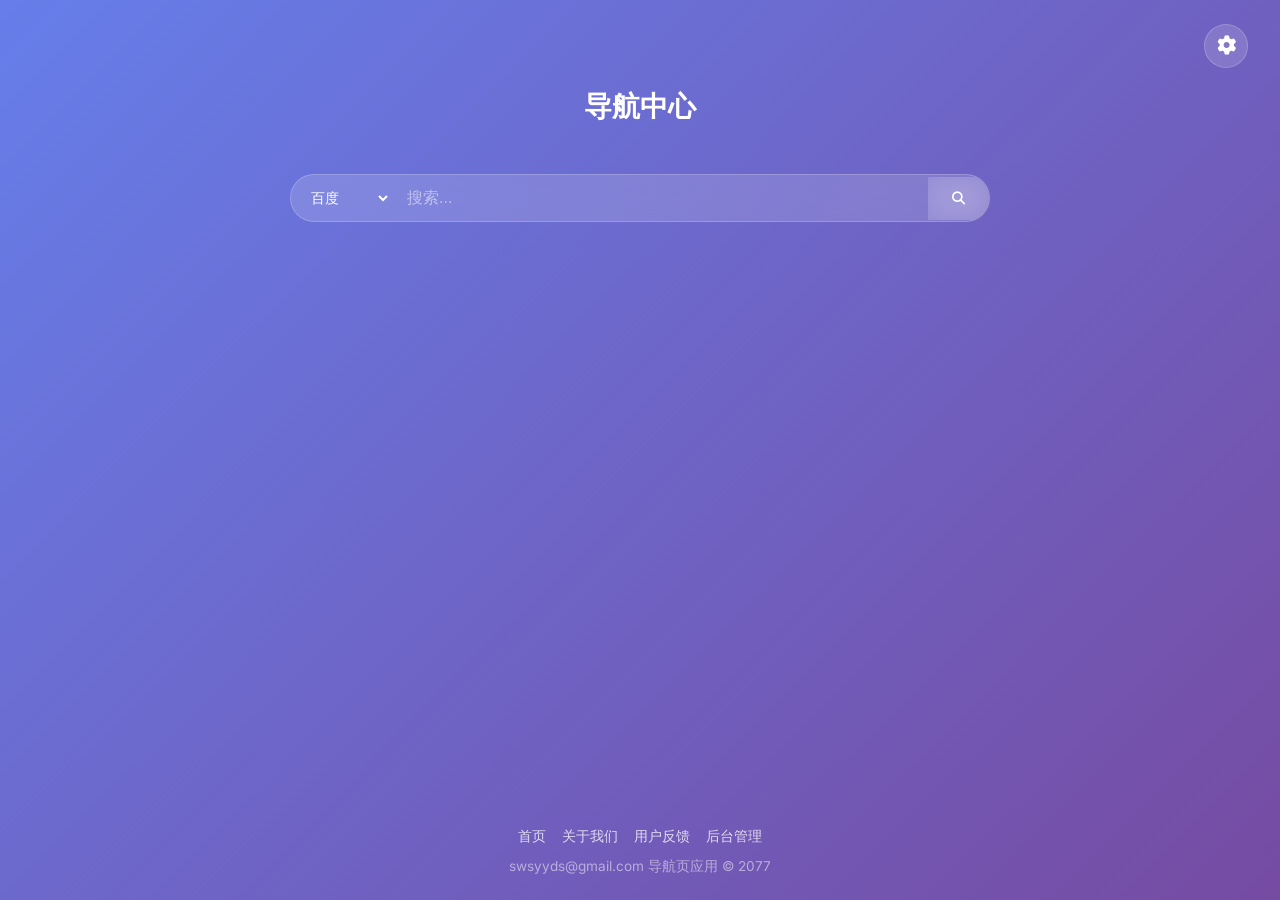
<file: index.html>
<!DOCTYPE html>
<html lang="zh-CN">
<head>
    <meta charset="UTF-8">
    <meta name="viewport" content="width=device-width, initial-scale=1.0">
    <title>导航页</title>
    <link rel="stylesheet" href="style.css">
    <link href="https://fonts.googleapis.com/css2?family=Inter:wght@300;400;500;600;700&display=swap" rel="stylesheet">
    <link rel="stylesheet" href="https://cdnjs.cloudflare.com/ajax/libs/font-awesome/6.4.0/css/all.min.css">
<base target="_blank">
</head>
<body>
    <div id="app">
        <header class="header" id="header">
            <div class="header-content">
                <div class="logo" id="siteLogo">
                    <span>导航中心</span>
                </div>
                <div class="header-actions">
                    <button class="settings-btn" id="adminBtn" title="后台管理">
                        <i class="fas fa-cog"></i>
                    </button>
                </div>
            </div>
        </header>

        <div class="search-section">
            <div class="search-container">
                <select id="searchEngine" class="search-engine-select">
                    <option value="google">Google</option>
                    <option value="baidu" selected>百度</option>
                    <option value="bing">Bing</option>
                    <option value="nav">导航</option>
                </select>
                <div class="search-input-wrapper">
                    <input
                        type="text"
                        id="searchInput"
                        placeholder="搜索..."
                        class="search-input"
                    >
                    <button class="search-clear" id="searchClear" style="display: none;">
                        ×
                    </button>
                </div>
                <button class="search-btn" id="searchBtn">
                    <i class="fas fa-search"></i>
                </button>
            </div>
        </div>

        <main class="main-content">
            <div id="categoriesContainer" class="categories-container"></div>
        </main>

        <footer class="footer">
            <nav class="footer-links" aria-label="底部导航">
                <a href="index.html">首页</a>
                <a href="about.html">关于我们</a>
                <a href="feedback.html">用户反馈</a>
                <a href="javascript:void(0)" onclick="goAdmin()">后台管理</a>
            </nav>
            <p>swsyyds@gmail.com 导航页应用 © 2077</p>
        </footer>
    </div>

    <div id="confirmModal" class="modal-overlay">
        <div class="modal-content small-modal">
            <div class="modal-header">
                <h2>确认删除</h2>
                <button class="modal-close" id="confirmModalClose">
                    ×
                </button>
            </div>
            <div class="modal-body">
                <p id="confirmMessage">确定要删除吗？</p>
            </div>
            <div class="modal-footer">
                <button class="btn btn-secondary" id="confirmCancel">取消</button>
                <button class="btn btn-danger" id="confirmDelete">删除</button>
            </div>
        </div>
    </div>

    <div id="loadingOverlay" class="loading-overlay">
        <div class="loading-spinner">
            <div class="spinner"></div>
            <p>加载中...</p>
        </div>
    </div>

    <script src="app.js"></script>

<script>
function goAdmin() {
    const user = JSON.parse(localStorage.getItem('currentUser') || '{}');
    if (user && user.expiresAt && Date.now() < user.expiresAt) {
        window.location.href = 'admin.html';
    } else {
        window.location.href = 'login.html';
    }
}
document.getElementById('adminBtn').addEventListener('click', goAdmin);
</script>
</body>
</html>
</file>
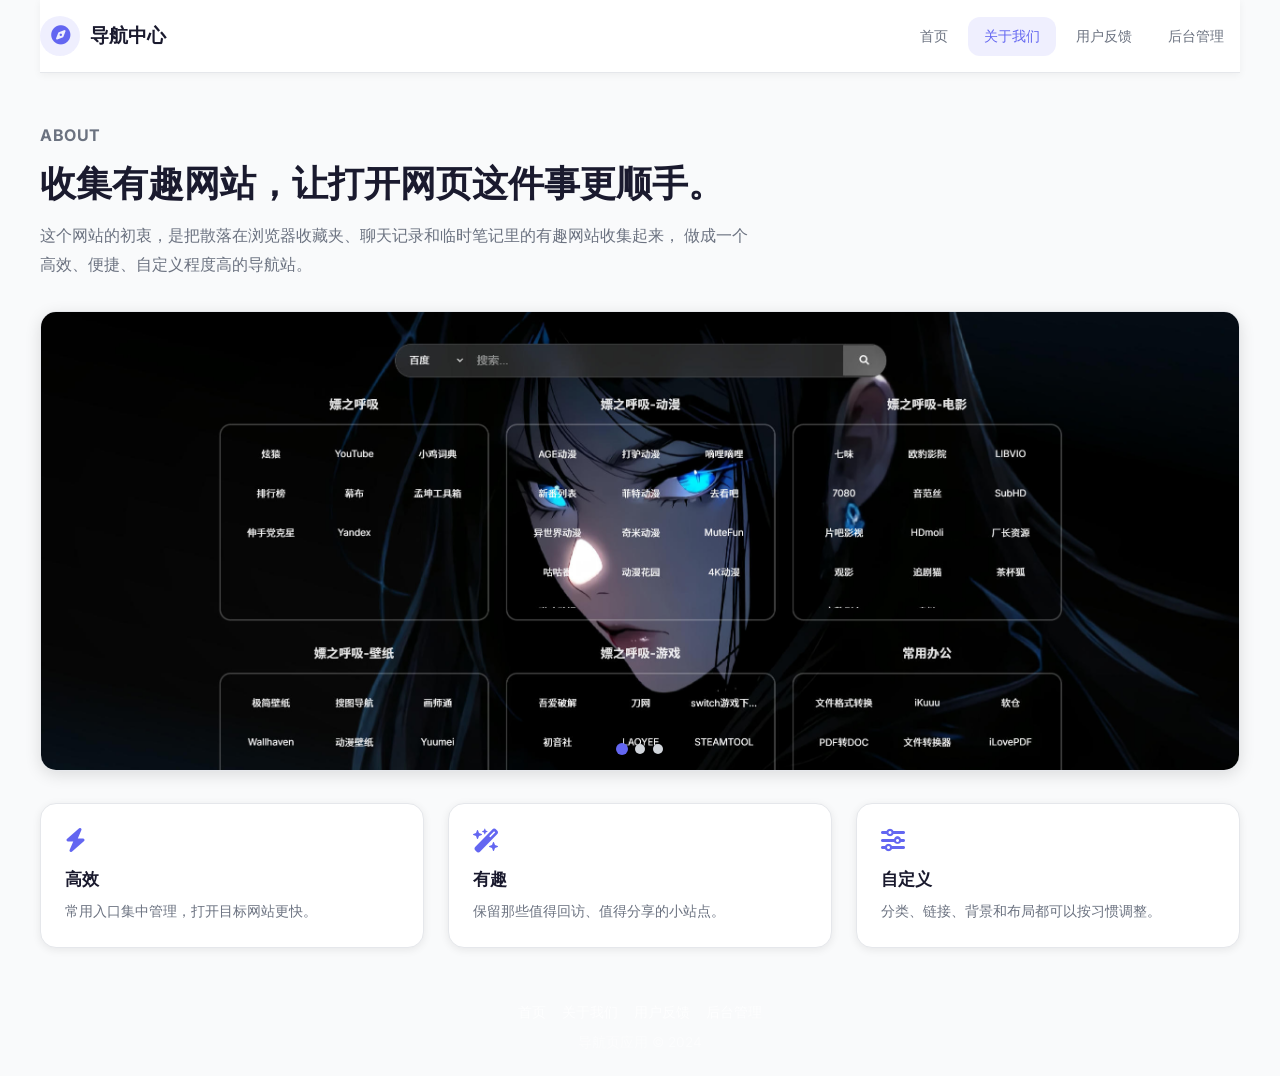
<file: about.html>
<!DOCTYPE html>
<html lang="zh-CN">
<head>
    <meta charset="UTF-8">
    <meta name="viewport" content="width=device-width, initial-scale=1.0">
    <title>关于我们 - 导航页</title>
    <link rel="stylesheet" href="style.css">
    <link href="https://fonts.googleapis.com/css2?family=Inter:wght@300;400;500;600;700&display=swap" rel="stylesheet">
    <link rel="stylesheet" href="https://cdnjs.cloudflare.com/ajax/libs/font-awesome/6.4.0/css/all.min.css">
<base target="_blank">
</head>
<body class="static-page">
    <div class="static-shell">
        <header class="static-header">
            <a href="index.html" class="static-brand">
                <i class="fas fa-compass"></i>
                <span>导航中心</span>
            </a>
            <nav class="static-nav" aria-label="主导航">
                <a href="index.html">首页</a>
                <a href="about.html" class="active">关于我们</a>
                <a href="feedback.html">用户反馈</a>
                <a href="javascript:void(0)" onclick="goAdmin()">后台管理</a>
            </nav>
        </header>

        <main class="static-main about-main">
            <section class="about-intro">
                <div>
                    <p class="static-eyebrow">About</p>
                    <h1>收集有趣网站，让打开网页这件事更顺手。</h1>
                    <p>
                        这个网站的初衷，是把散落在浏览器收藏夹、聊天记录和临时笔记里的有趣网站收集起来，
                        做成一个高效、便捷、自定义程度高的导航站。
                    </p>
                </div>
            </section>

            <section class="photo-carousel" aria-label="照片轮播">
                <img src="1.jpg" alt="关于我们照片 1" class="carousel-photo active">
                <img src="2.jpg" alt="关于我们照片 2" class="carousel-photo">
                <img src="3.jpg" alt="关于我们照片 3" class="carousel-photo">
                <div class="carousel-dots" aria-hidden="true">
                    <span class="active"></span>
                    <span></span>
                    <span></span>
                </div>
            </section>

            <section class="about-values">
                <div>
                    <i class="fas fa-bolt"></i>
                    <h2>高效</h2>
                    <p>常用入口集中管理，打开目标网站更快。</p>
                </div>
                <div>
                    <i class="fas fa-wand-magic-sparkles"></i>
                    <h2>有趣</h2>
                    <p>保留那些值得回访、值得分享的小站点。</p>
                </div>
                <div>
                    <i class="fas fa-sliders"></i>
                    <h2>自定义</h2>
                    <p>分类、链接、背景和布局都可以按习惯调整。</p>
                </div>
            </section>
        </main>

        <footer class="footer">
            <nav class="footer-links" aria-label="底部导航">
                <a href="index.html">首页</a>
                <a href="about.html">关于我们</a>
                <a href="feedback.html">用户反馈</a>
                <a href="javascript:void(0)" onclick="goAdmin()">后台管理</a>
            </nav>
            <p>导航页应用 © 2024</p>
        </footer>
    </div>

    <script>
        const photos = document.querySelectorAll('.carousel-photo');
        const dots = document.querySelectorAll('.carousel-dots span');
        let photoIndex = 0;

        setInterval(function() {
            photos[photoIndex].classList.remove('active');
            dots[photoIndex].classList.remove('active');
            photoIndex = (photoIndex + 1) % photos.length;
            photos[photoIndex].classList.add('active');
            dots[photoIndex].classList.add('active');
        }, 3000);
    </script>

<script>
function goAdmin() {
    const user = JSON.parse(localStorage.getItem('currentUser') || '{}');
    if (user && user.expiresAt && Date.now() < user.expiresAt) {
        window.location.href = 'admin.html';
    } else {
        window.location.href = 'login.html';
    }
}
</script>
</body>
</html>
</file>
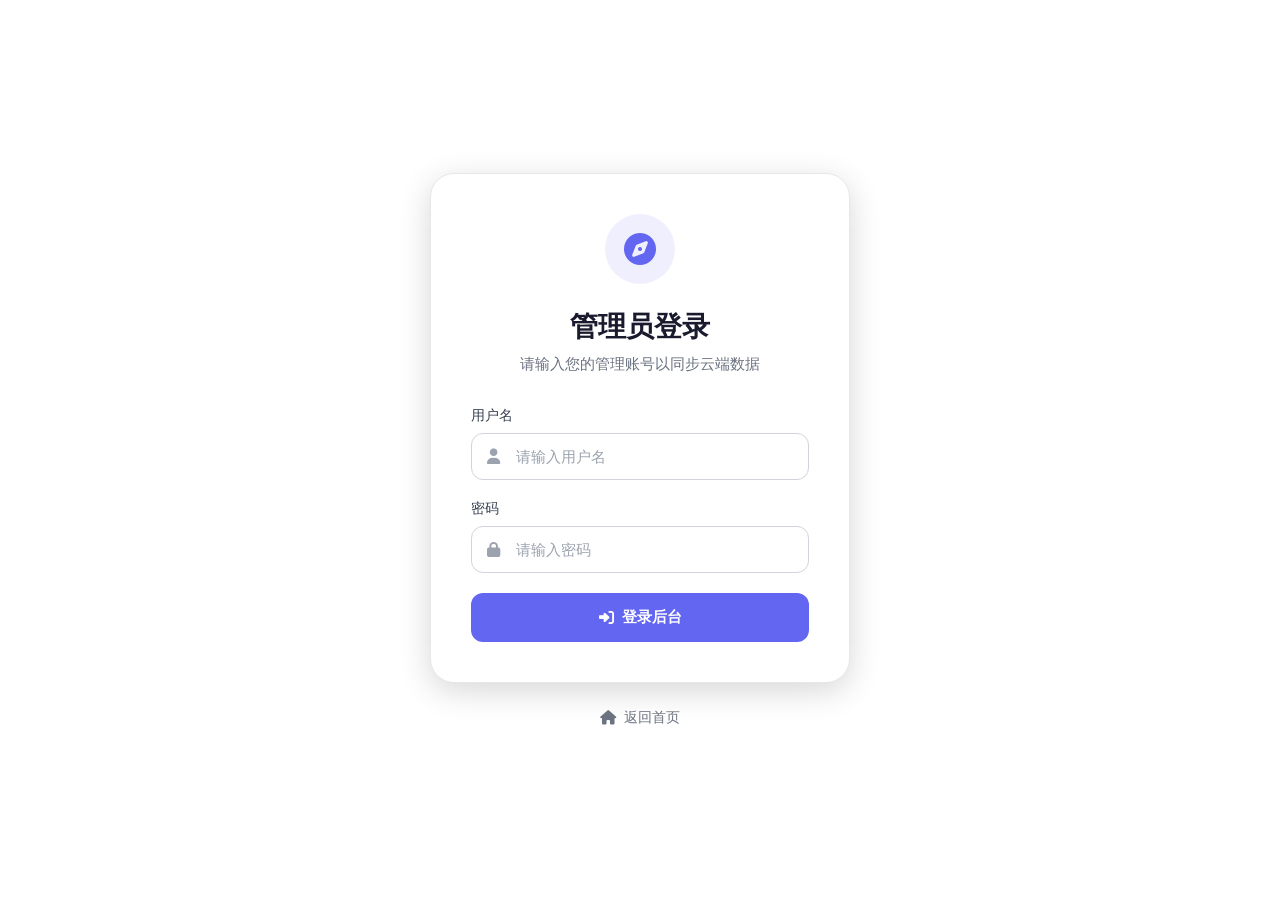
<file: admin.html>
<!DOCTYPE html>
<html lang="zh-CN">
<head>
    <meta charset="UTF-8">
    <meta name="viewport" content="width=device-width, initial-scale=1.0">
    <title>后台管理 - 导航页</title>
    <link rel="stylesheet" href="style.css">
    <link href="https://fonts.googleapis.com/css2?family=Inter:wght@300;400;500;600;700&display=swap" rel="stylesheet">
    <link rel="stylesheet" href="https://cdnjs.cloudflare.com/ajax/libs/font-awesome/6.4.0/css/all.min.css">
</head>
<body class="admin-page">
    <header class="admin-header">
        <div class="admin-header-content">
            <div class="logo"><span>导航页管理</span></div>
            <nav class="admin-top-nav">
                <button class="nav-item active" data-section="categories"><i class="fas fa-folder"></i> 分类管理</button>
                <button class="nav-item" data-section="links"><i class="fas fa-link"></i> 链接管理</button>
                <button class="nav-item" data-section="settings"><i class="fas fa-cog"></i> 个性化设置</button>
            </nav>
            <div class="header-actions">
                <button class="btn btn-secondary" onclick="window.open('index.html')"><i class="fas fa-eye"></i> 预览前台</button>
                <button class="btn btn-primary" onclick="location.href='index.html'"><i class="fas fa-home"></i> 返回首页</button>
                <button class="btn btn-danger" id="logoutBtn"><i class="fas fa-sign-out-alt"></i> 退出</button>
            </div>
        </div>
    </header>

    <main class="admin-main">
        <!-- 快捷添加 -->
        <div class="quick-add-section">
            <div class="quick-add-container">
                <div class="quick-add-form">
                    <div class="form-row">
                        <div class="form-group flex-1"><label>网站名称</label><input type="text" id="quickName" placeholder="名称"></div>
                        <div class="form-group flex-1"><label>网站地址</label><input type="url" id="quickUrl" placeholder="https://..."></div>
                        <div class="form-group"><label>所属分类</label><select id="quickCategory"></select></div>
                        <button class="btn btn-primary quick-add-btn" id="quickAddBtn"><i class="fas fa-plus"></i> 快速添加</button>
                    </div>
                </div>
            </div>
        </div>

        <div class="admin-content">
            <div class="admin-panel">
                <!-- 分类管理 -->
                <section id="categoriesSection" class="panel-section">
                    <div class="panel-header">
                        <div class="panel-title"><h2>分类管理</h2><p>按住左侧图标上下拖拽调整显示顺序</p></div>
                        <button class="btn btn-primary" id="addCategoryBtn"><i class="fas fa-plus"></i> 添加分类</button>
                    </div>
                    <div id="categoriesList" class="list-container sortable"></div>
                </section>

                <!-- 链接管理 -->
                <section id="linksSection" class="panel-section" style="display: none;">
                    <div class="panel-header">
                        <div class="panel-title"><h2>链接管理</h2></div>
                        <div class="integrated-search">
                            <select id="linkFilterCategory"><option value="">全部分类</option></select>
                            <input type="text" id="linkSearch" placeholder="搜索链接...">
                        </div>
                    </div>
                    <div id="linksList" class="list-container"></div>
                </section>

                <!-- 个性化设置 -->
                <section id="settingsSection" class="panel-section" style="display: none;">
                    <div class="settings-grid">
                        <div class="setting-card">
                            <h3>站点设置</h3>
                            <div class="form-group"><label>导航标题</label><input type="text" id="siteTitle"></div>
                        </div>
                        <div class="setting-card">
                            <h3>自定义背景</h3>
                            <div class="form-group"><label>背景图URL</label><input type="text" id="bgImageUrl" placeholder="在线图片链接"></div>
                            <div class="form-group">
                                <label>或本地上传</label>
                                <input type="file" id="localBgImage" accept="image/*" style="display:none">
                                <button class="btn btn-secondary w-full" onclick="document.getElementById('localBgImage').click()">选择文件</button>
                            </div>
                            <div id="bgPreviewContainer" class="bg-preview-container"></div>
                            <div class="bg-actions">
                                <button class="btn btn-primary" id="applyBgBtn">应用背景</button>
                                <button class="btn btn-danger" id="clearBgBtn">清除</button>
                            </div>
                        </div>
                    </div>
                    <div class="settings-actions">
                        <button class="btn btn-primary" id="saveSettingsBtn">保存全局设置</button>
                    </div>
                </section>
            </div>
        </div>
    </main>

    <!-- 分类弹窗 -->
    <div id="categoryModal" class="modal-overlay">
        <div class="modal-content small-modal">
            <div class="modal-header"><h2 id="categoryModalTitle">分类</h2><button class="modal-close">×</button></div>
            <div class="modal-body">
                <div class="form-group"><label>分类名称</label><input type="text" id="categoryName"></div>
            </div>
            <div class="modal-footer">
                <button class="btn btn-secondary modal-close">取消</button>
                <button class="btn btn-primary" id="categoryModalSave">保存</button>
            </div>
        </div>
    </div>

    <!-- 链接弹窗 -->
    <div id="linkModal" class="modal-overlay">
        <div class="modal-content small-modal">
            <div class="modal-header"><h2 id="linkModalTitle">编辑链接</h2><button class="modal-close">×</button></div>
            <div class="modal-body">
                <div class="form-group"><label>名称</label><input type="text" id="linkName"></div>
                <div class="form-group"><label>网址</label><input type="url" id="linkUrl"></div>
                <div class="form-group"><label>分类</label><select id="linkCategory"></select></div>
            </div>
            <div class="modal-footer">
                <button class="btn btn-secondary modal-close">取消</button>
                <button class="btn btn-primary" id="linkModalSave">保存</button>
            </div>
        </div>
    </div>

    <script src="admin.js"></script>
</body>
</html>
</file>
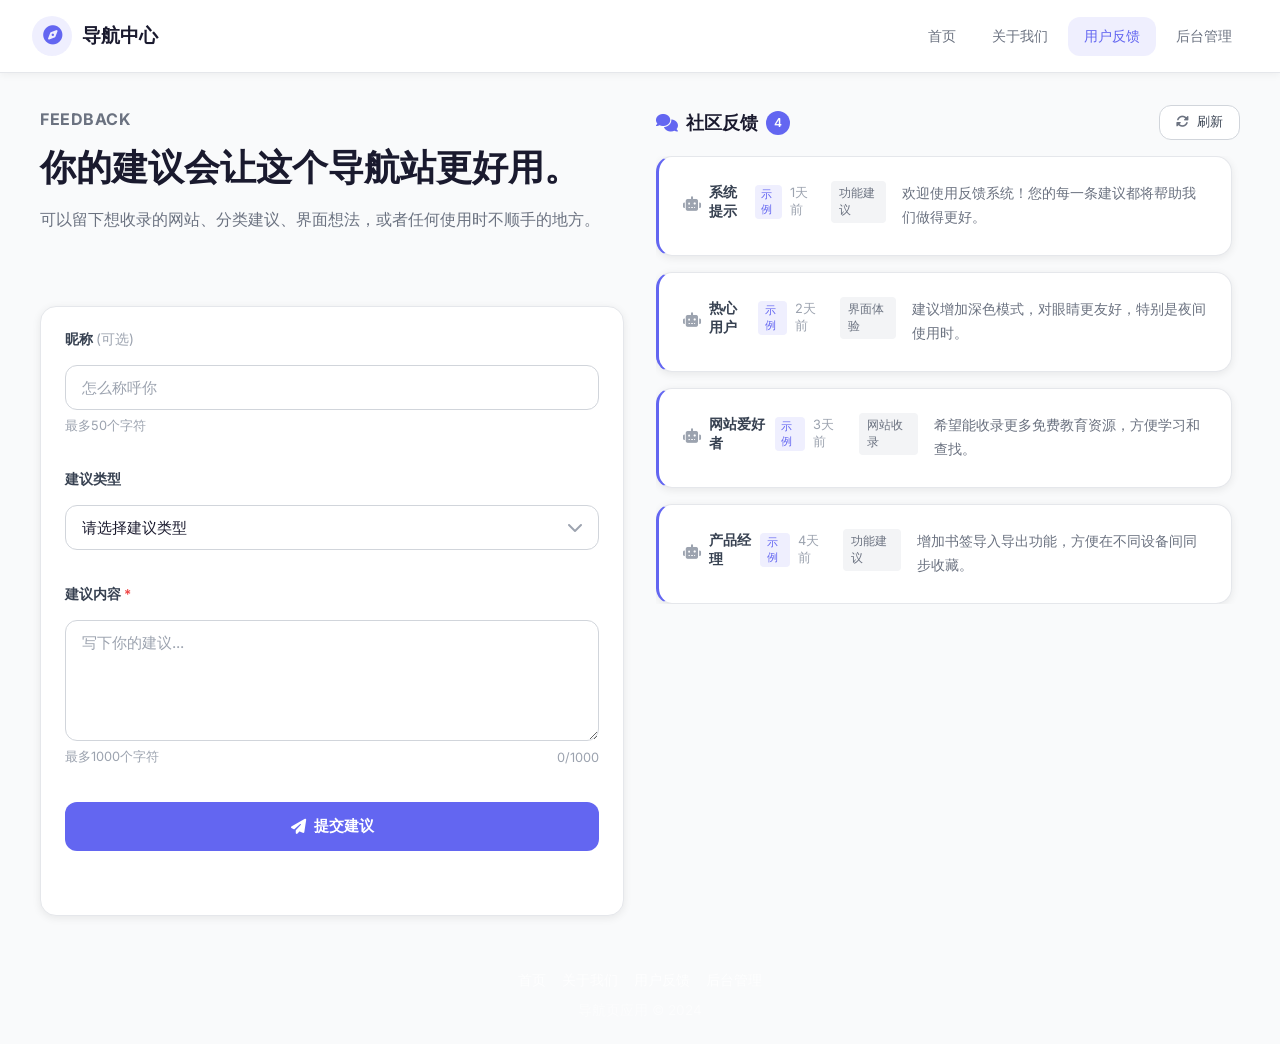
<file: feedback.html>
<!DOCTYPE html>
<html lang="zh-CN">
<head>
    <meta charset="UTF-8">
    <meta name="viewport" content="width=device-width, initial-scale=1.0">
    <title>用户反馈 - 导航页</title>
    <link rel="stylesheet" href="style.css">
    <link href="https://fonts.googleapis.com/css2?family=Inter:wght@300;400;500;600;700&display=swap" rel="stylesheet">
    <link rel="stylesheet" href="https://cdnjs.cloudflare.com/ajax/libs/font-awesome/6.4.0/css/all.min.css">
<base target="_blank">
</head>
<body class="static-page">
    <header class="static-header-full">
        <div class="header-container">
            <a href="index.html" class="static-brand">
                <i class="fas fa-compass"></i>
                <span>导航中心</span>
            </a>
            <nav class="static-nav" aria-label="主导航">
                <a href="index.html">首页</a>
                <a href="about.html">关于我们</a>
                <a href="feedback.html" class="active" aria-current="page">用户反馈</a>
                <a href="javascript:void(0)" onclick="goAdmin()">后台管理</a>
            </nav>
            <button class="mobile-menu-toggle" id="mobileMenuToggle" aria-label="菜单" aria-expanded="false">
                <i class="fas fa-bars"></i>
            </button>
        </div>
    </header>

    <main class="static-main feedback-main">
        <div class="feedback-layout">
            <section class="feedback-left">
                <div class="feedback-heading">
                    <p class="static-eyebrow">Feedback</p>
                    <h1>你的建议会让这个导航站更好用。</h1>
                    <p>可以留下想收录的网站、分类建议、界面想法，或者任何使用时不顺手的地方。</p>
                </div>

                <section class="feedback-form-section" aria-labelledby="form-title">
                    <h2 id="form-title" class="visually-hidden">提交反馈表单</h2>
                    <form class="feedback-form" id="feedbackForm" novalidate>
                        <div class="form-group">
                            <label for="feedbackName">昵称 <span class="optional">(可选)</span></label>
                            <input type="text" id="feedbackName" placeholder="怎么称呼你" maxlength="50" aria-describedby="nameHelp">
                            <span id="nameHelp" class="form-help">最多50个字符</span>
                            <span class="error-message" id="nameError" role="alert" aria-live="polite"></span>
                        </div>
                        <div class="form-group">
                            <label for="feedbackType">建议类型</label>
                            <div class="select-wrapper">
                                <select id="feedbackType" required aria-required="true">
                                    <option value="">请选择建议类型</option>
                                    <option value="网站收录">网站收录</option>
                                    <option value="分类优化">分类优化</option>
                                    <option value="界面体验">界面体验</option>
                                    <option value="功能建议">功能建议</option>
                                    <option value="其他想法">其他想法</option>
                                </select>
                                <i class="fas fa-chevron-down select-arrow"></i>
                            </div>
                            <span class="error-message" id="typeError" role="alert" aria-live="polite"></span>
                        </div>
                        <div class="form-group">
                            <label for="feedbackText">建议内容 <span class="required">*</span></label>
                            <textarea id="feedbackText" rows="5" placeholder="写下你的建议..." required aria-required="true" maxlength="1000" aria-describedby="contentHelp contentCount"></textarea>
                            <div class="textarea-footer">
                                <span id="contentHelp" class="form-help">最多1000个字符</span>
                                <span id="contentCount" class="char-count"><span id="currentCount">0</span>/1000</span>
                            </div>
                            <span class="error-message" id="contentError" role="alert" aria-live="polite"></span>
                        </div>
                        <button type="submit" class="btn btn-primary" id="submitBtn">
                            <i class="fas fa-paper-plane"></i>
                            <span>提交建议</span>
                            <span class="loading-spinner" aria-hidden="true">
                                <i class="fas fa-spinner fa-spin"></i>
                            </span>
                        </button>
                    </form>
                    <div class="feedback-result" id="feedbackResult" role="status" aria-live="polite"></div>
                </section>
            </section>

            <section class="feedback-right" aria-labelledby="feedback-list-title">
                <div class="feedback-list-header">
                    <h2 id="feedback-list-title">
                        <i class="fas fa-comments"></i>
                        社区反馈
                        <span class="feedback-count" id="feedbackCount">0</span>
                    </h2>
                    <button class="btn btn-sm btn-secondary" id="refreshBtn" aria-label="刷新列表">
                        <i class="fas fa-sync-alt"></i>
                        <span>刷新</span>
                    </button>
                </div>
                <div class="suggestion-list" id="suggestionList" role="feed" aria-busy="false">
                </div>
            </section>
        </div>
    </main>

    <footer class="footer">
        <nav class="footer-links" aria-label="底部导航">
            <a href="index.html">首页</a>
            <a href="about.html">关于我们</a>
            <a href="feedback.html">用户反馈</a>
            <a href="javascript:void(0)" onclick="goAdmin()">后台管理</a>
        </nav>
        <p>导航页应用 © 2024</p>
    </footer>

    <script>
        document.addEventListener('DOMContentLoaded', function() {
            const defaultSuggestions = [
                { id: 'sys-1', name: '系统提示', type: '功能建议', content: '欢迎使用反馈系统！您的每一条建议都将帮助我们做得更好。', createdAt: Date.now() - 86400000, isSystem: true },
                { id: 'sys-2', name: '热心用户', type: '界面体验', content: '建议增加深色模式，对眼睛更友好，特别是夜间使用时。', createdAt: Date.now() - 172800000, isSystem: true },
                { id: 'sys-3', name: '网站爱好者', type: '网站收录', content: '希望能收录更多免费教育资源，方便学习和查找。', createdAt: Date.now() - 259200000, isSystem: true },
                { id: 'sys-4', name: '产品经理', type: '功能建议', content: '增加书签导入导出功能，方便在不同设备间同步收藏。', createdAt: Date.now() - 345600000, isSystem: true }
            ];

            function getFeedback() {
                const stored = localStorage.getItem('nav_feedback');
                const userFeedback = stored ? JSON.parse(stored) : [];
                return [...userFeedback, ...defaultSuggestions];
            }

            function saveUserFeedback(feedback) {
                localStorage.setItem('nav_feedback', JSON.stringify(feedback));
            }

            function formatTime(timestamp) {
                const now = Date.now();
                const diff = now - timestamp;
                const seconds = Math.floor(diff / 1000);
                const minutes = Math.floor(seconds / 60);
                const hours = Math.floor(minutes / 60);
                const days = Math.floor(hours / 24);

                if (days > 0) return days + '天前';
                if (hours > 0) return hours + '小时前';
                if (minutes > 0) return minutes + '分钟前';
                return '刚刚';
            }

            function renderFeedback() {
                const container = document.getElementById('suggestionList');
                const feedback = getFeedback();
                const count = document.getElementById('feedbackCount');
                count.textContent = feedback.length;

                if (feedback.length === 0) {
                    container.innerHTML = '<div class="empty-state"><i class="fas fa-inbox"></i><p>暂无反馈，快来发表第一条建议吧！</p></div>';
                    return;
                }

                container.innerHTML = feedback.map(item => `
                    <article class="suggestion-item ${item.isSystem ? 'system-item' : ''}" role="article">
                        <div class="suggestion-header">
                            <div class="suggestion-author">
                                <i class="fas ${item.isSystem ? 'fa-robot' : 'fa-user'}"></i>
                                <span class="author-name">${item.name}</span>
                                ${item.isSystem ? '<span class="system-badge">示例</span>' : ''}
                            </div>
                            <span class="suggestion-time">${formatTime(item.createdAt)}</span>
                        </div>
                        <span class="suggestion-type">${item.type}</span>
                        <p class="suggestion-content">${item.content}</p>
                    </article>
                `).join('');

                container.setAttribute('aria-busy', 'false');
            }

            function validateForm() {
                let isValid = true;
                clearErrors();

                const name = document.getElementById('feedbackName');
                const type = document.getElementById('feedbackType');
                const content = document.getElementById('feedbackText');

                if (name.value.length > 50) {
                    showError('nameError', '昵称不能超过50个字符');
                    isValid = false;
                }

                if (!type.value) {
                    showError('typeError', '请选择建议类型');
                    isValid = false;
                }

                if (!content.value.trim()) {
                    showError('contentError', '请输入建议内容');
                    isValid = false;
                } else if (content.value.trim().length < 10) {
                    showError('contentError', '建议内容至少需要10个字符');
                    isValid = false;
                } else if (content.value.length > 1000) {
                    showError('contentError', '建议内容不能超过1000个字符');
                    isValid = false;
                }

                return isValid;
            }

            function showError(elementId, message) {
                const element = document.getElementById(elementId);
                if (element) {
                    element.textContent = message;
                    element.classList.add('show');
                }
            }

            function clearErrors() {
                document.querySelectorAll('.error-message').forEach(el => {
                    el.textContent = '';
                    el.classList.remove('show');
                });
            }

            function showResult(message, isSuccess = true) {
                const result = document.getElementById('feedbackResult');
                result.innerHTML = `
                    <div class="result-content ${isSuccess ? 'success' : 'error'}">
                        <i class="fas ${isSuccess ? 'fa-check-circle' : 'fa-exclamation-circle'}"></i>
                        <span>${message}</span>
                    </div>
                `;
                result.classList.add('show');

                if (isSuccess) {
                    setTimeout(() => {
                        result.classList.remove('show');
                    }, 3000);
                }
            }

            const form = document.getElementById('feedbackForm');
            const submitBtn = document.getElementById('submitBtn');
            const contentTextarea = document.getElementById('feedbackText');
            const currentCount = document.getElementById('currentCount');

            contentTextarea.addEventListener('input', function() {
                currentCount.textContent = this.value.length;
                if (this.value.length > 900) {
                    currentCount.parentElement.classList.add('warning');
                } else {
                    currentCount.parentElement.classList.remove('warning');
                }
            });

            form.addEventListener('submit', async function(event) {
                event.preventDefault();

                if (!validateForm()) {
                    showResult('请检查表单填写是否正确', false);
                    return;
                }

                submitBtn.disabled = true;
                submitBtn.classList.add('loading');

                await new Promise(resolve => setTimeout(resolve, 500));

                try {
                    const name = document.getElementById('feedbackName').value.trim() || '匿名用户';
                    const type = document.getElementById('feedbackType').value;
                    const content = document.getElementById('feedbackText').value.trim();

                    const existingFeedback = localStorage.getItem('nav_feedback');
                    const feedback = existingFeedback ? JSON.parse(existingFeedback) : [];

                    const newFeedback = {
                        id: Date.now().toString(),
                        name: name,
                        type: type,
                        content: content,
                        createdAt: Date.now()
                    };

                    feedback.unshift(newFeedback);
                    localStorage.setItem('nav_feedback', JSON.stringify(feedback));

                    renderFeedback();
                    form.reset();
                    currentCount.textContent = '0';
                    showResult('感谢您的反馈！您的建议已成功提交。', true);

                } catch (error) {
                    console.error('提交失败:', error);
                    showResult('提交失败，请稍后重试。', false);
                } finally {
                    submitBtn.disabled = false;
                    submitBtn.classList.remove('loading');
                }
            });

            document.getElementById('refreshBtn').addEventListener('click', function() {
                const icon = this.querySelector('i');
                icon.classList.add('fa-spin');
                document.getElementById('suggestionList').setAttribute('aria-busy', 'true');

                setTimeout(() => {
                    renderFeedback();
                    icon.classList.remove('fa-spin');
                }, 300);
            });

            const mobileToggle = document.getElementById('mobileMenuToggle');
            const staticNav = document.querySelector('.static-nav');

            if (mobileToggle) {
                mobileToggle.addEventListener('click', function() {
                    const isExpanded = this.getAttribute('aria-expanded') === 'true';
                    this.setAttribute('aria-expanded', !isExpanded);
                    staticNav.classList.toggle('mobile-open');
                    this.querySelector('i').className = isExpanded ? 'fas fa-bars' : 'fas fa-times';
                });
            }

            renderFeedback();
        });
    </script>

<script>
function goAdmin() {
    const user = JSON.parse(localStorage.getItem('currentUser') || '{}');
    if (user && user.expiresAt && Date.now() < user.expiresAt) {
        window.location.href = 'admin.html';
    } else {
        window.location.href = 'login.html';
    }
}
</script>
</body>
</html>
</file>
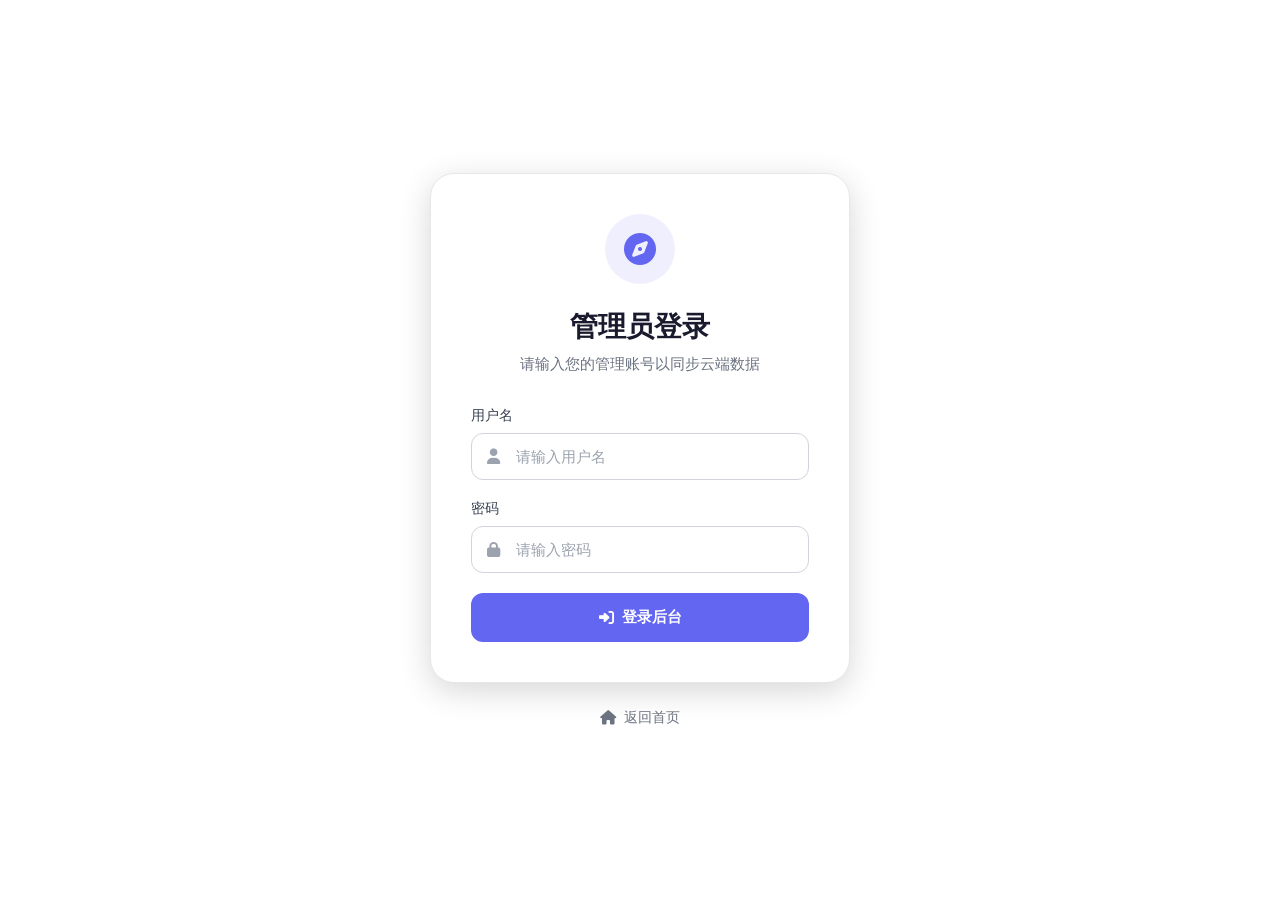
<file: login.html>
<!DOCTYPE html>
<html lang="zh-CN">
<head>
    <meta charset="UTF-8">
    <meta name="viewport" content="width=device-width, initial-scale=1.0">
    <title>登录 - 导航页管理</title>
    <link rel="stylesheet" href="style.css">
    <link href="https://fonts.googleapis.com/css2?family=Inter:wght@300;400;500;600;700&display=swap" rel="stylesheet">
    <link rel="stylesheet" href="https://cdnjs.cloudflare.com/ajax/libs/font-awesome/6.4.0/css/all.min.css">
</head>
<body>
    <div class="auth-page">
        <div class="auth-container">
            <div class="auth-card">
                <div class="auth-header">
                    <div class="auth-logo"><i class="fas fa-compass"></i></div>
                    <h1>管理员登录</h1>
                    <p>请输入您的管理账号以同步云端数据</p>
                </div>
                <form class="auth-form" id="loginForm">
                    <div class="form-group">
                        <label>用户名</label>
                        <div class="input-wrapper">
                            <i class="fas fa-user"></i>
                            <input type="text" id="username" placeholder="请输入用户名" required>
                        </div>
                    </div>
                    <div class="form-group">
                        <label>密码</label>
                        <div class="input-wrapper">
                            <i class="fas fa-lock"></i>
                            <input type="password" id="password" placeholder="请输入密码" required>
                        </div>
                    </div>
                    <button type="submit" class="btn btn-primary w-full">
                        <i class="fas fa-sign-in-alt"></i> 登录后台
                    </button>
                </form>
            </div>
            <div class="auth-links">
                <a href="index.html" class="back-link"><i class="fas fa-home"></i> 返回首页</a>
            </div>
        </div>
    </div>
    <script>
        document.getElementById('loginForm').addEventListener('submit', function(e) {
            e.preventDefault();
            const u = document.getElementById('username').value.trim();
            const p = document.getElementById('password').value;
            // 校验账号密码
            if (u === "admin" && p === "123..sws..716") {
                localStorage.setItem('currentUser', JSON.stringify({
                    username: u,
                    password: p,
                    expiresAt: Date.now() + 30 * 24 * 60 * 60 * 1000 // 30天免登
                }));
                window.location.href = 'admin.html';
            } else {
                alert('账号或密码错误！');
            }
        });
    </script>
</body>
</html>
</file>
<file: style.css>
/* 基础样式重置 */
* {
    margin: 0;
    padding: 0;
    box-sizing: border-box;
}

/* CSS变量定义 */
:root {
    --primary-color: #6366f1;
    --primary-hover: #4f46e5;
    --secondary-color: #64748b;
    --success-color: #10b981;
    --danger-color: #ef4444;
    --warning-color: #f59e0b;
    
    --bg-gradient-1: linear-gradient(135deg, #667eea 0%, #764ba2 100%);
    --bg-gradient-2: linear-gradient(135deg, #f093fb 0%, #f5576c 100%);
    --bg-gradient-3: linear-gradient(135deg, #4facfe 0%, #00f2fe 100%);
    --bg-solid: #1e1e2e;
    
    --font-size-small: 0.9rem;
    --font-size-medium: 1rem;
    --font-size-large: 1.1rem;
    
    --transition-fast: 0.15s ease;
    --transition-normal: 0.3s ease;
    --transition-slow: 0.5s ease;
    
    --shadow-sm: 0 2px 8px rgba(0, 0, 0, 0.08);
    --shadow-md: 0 4px 16px rgba(0, 0, 0, 0.12);
    --shadow-lg: 0 8px 32px rgba(0, 0, 0, 0.16);
    --shadow-glow: 0 0 20px rgba(99, 102, 241, 0.3);
    
    --radius-sm: 8px;
    --radius-md: 12px;
    --radius-lg: 16px;
    --radius-xl: 24px;
}

/* 背景样式类 */
.bg-gradient1 { background: var(--bg-gradient-1); }
.bg-gradient2 { background: var(--bg-gradient-2); }
.bg-gradient3 { background: var(--bg-gradient-3); }
.bg-solid { background: var(--bg-solid); }
.bg-custom { 
    background-size: cover;
    background-position: center;
    background-repeat: no-repeat;
}

/* 字体大小类 */
.font-small { font-size: var(--font-size-small); }
.font-medium { font-size: var(--font-size-medium); }
.font-large { font-size: var(--font-size-large); }

/* 布局样式类 */
.layout-grid { display: grid; }
.layout-list { display: flex; flex-direction: column; }

/* 基础布局 */
html {
    scroll-behavior: smooth;
}

body {
    font-family: 'Inter', -apple-system, BlinkMacSystemFont, 'Segoe UI', Roboto, sans-serif;
    min-height: 100vh;
    background: var(--bg-gradient-1);
    color: #ffffff;
    font-size: var(--font-size-medium);
    transition: background var(--transition-normal), font-size var(--transition-fast);
    background-attachment: fixed;
    overflow-x: hidden;
}

#app {
    min-height: 100vh;
    display: flex;
    flex-direction: column;
    padding-top: 8vh;
}

/* 头部样式 */
.header {
    position: static;
    background: transparent;
    border-bottom: none;
    transition: all var(--transition-normal);
}

.header-content {
    max-width: 1200px;
    margin: 0 auto;
    padding: 1rem 2rem;
    display: flex;
    justify-content: space-between;
    align-items: center;
}

.header-actions {
    display: flex;
    align-items: center;
    gap: 0.75rem;
    animation: fadeInRight 0.5s ease;
}

body:not(.admin-page) .header-actions {
    position: fixed;
    top: 1.5rem;
    right: 2rem;
    z-index: 100;
}

.login-btn {
    display: flex;
    align-items: center;
    justify-content: center;
    width: 44px;
    height: 44px;
    padding: 0;
    background: rgba(255, 255, 255, 0.15);
    backdrop-filter: blur(10px);
    -webkit-backdrop-filter: blur(10px);
    border: 1px solid rgba(255, 255, 255, 0.2);
    border-radius: 50%;
    color: white;
    font-size: 1.3rem;
    cursor: pointer;
    transition: all var(--transition-normal);
    text-decoration: none;
    position: relative;
}

.login-btn:hover {
    background: rgba(255, 255, 255, 0.25);
    transform: scale(1.1);
    box-shadow: var(--shadow-md);
}

.logo {
    font-size: 1.75rem;
    font-weight: 700;
    text-align: center;
    flex: 1;
}

@keyframes fadeInLeft {
    from { opacity: 0; transform: translateX(-20px); }
    to { opacity: 1; transform: translateX(0); }
}

.header-actions {
    animation: fadeInRight 0.5s ease;
}

@keyframes fadeInRight {
    from { opacity: 0; transform: translateX(20px); }
    to { opacity: 1; transform: translateX(0); }
}

/* 按钮样式 */
.btn {
    display: inline-flex;
    align-items: center;
    gap: 0.5rem;
    padding: 0.625rem 1.25rem;
    border: none;
    border-radius: var(--radius-md);
    font-size: 0.9rem;
    font-weight: 500;
    cursor: pointer;
    transition: all var(--transition-fast);
    text-decoration: none;
    position: relative;
    overflow: hidden;
}

.btn::before {
    content: '';
    position: absolute;
    top: 0;
    left: -100%;
    width: 100%;
    height: 100%;
    background: linear-gradient(90deg, transparent, rgba(255, 255, 255, 0.2), transparent);
    transition: left var(--transition-normal);
}

.btn:hover::before {
    left: 100%;
}

.btn-primary {
    background: var(--primary-color);
    color: white;
}

.btn-primary:hover {
    background: var(--primary-hover);
    transform: translateY(-2px);
    box-shadow: var(--shadow-glow);
}

.btn-secondary {
    background: rgba(255, 255, 255, 0.1);
    color: white;
    border: 1px solid rgba(255, 255, 255, 0.2);
}

.btn-secondary:hover {
    background: rgba(255, 255, 255, 0.2);
    border-color: rgba(255, 255, 255, 0.3);
}

/* 设置图标按钮 */
.settings-btn {
    position: static;
    width: 44px;
    height: 44px;
    padding: 0;
    background: rgba(255, 255, 255, 0.15);
    backdrop-filter: blur(10px);
    border: 1px solid rgba(255, 255, 255, 0.2);
    border-radius: 50%;
    display: flex;
    align-items: center;
    justify-content: center;
    cursor: pointer;
    transition: all var(--transition-normal);
    color: white;
    font-size: 1.2rem;
}

.settings-btn:hover {
    background: rgba(255, 255, 255, 0.25);
    transform: rotate(90deg) scale(1.1);
    box-shadow: var(--shadow-md);
}

.settings-btn:active {
    transform: rotate(90deg) scale(0.95);
}

.btn-danger {
    background: var(--danger-color);
    color: white;
}

.btn-danger:hover {
    background: #dc2626;
    transform: translateY(-2px);
}

.btn-sm {
    padding: 0.5rem 1rem;
    font-size: 0.8rem;
}

.btn.w-full {
    width: 100%;
    justify-content: center;
}

.static-page .btn-secondary {
    background: #ffffff;
    color: #374151;
    border: 1px solid #d1d5db;
}

.static-page .btn-secondary:hover {
    background: #f9fafb;
    border-color: #9ca3af;
}

.static-page .btn-secondary i {
    color: #6b7280;
}

/* 搜索区域 */
.search-section {
    padding: 2rem 2rem 1rem;
    animation: fadeInDown 0.5s ease;
}

@keyframes fadeInDown {
    from { opacity: 0; transform: translateY(-20px); }
    to { opacity: 1; transform: translateY(0); }
}

.search-container {
    max-width: 700px;
    margin: 0 auto;
    position: relative;
    display: flex;
    align-items: center;
    background: rgba(255, 255, 255, 0.15);
    backdrop-filter: blur(20px);
    border: 1px solid rgba(255, 255, 255, 0.2);
    border-radius: var(--radius-xl);
    overflow: hidden;
    transition: all var(--transition-normal);
}

.search-container:focus-within {
    background: rgba(255, 255, 255, 0.2);
    box-shadow: 0 0 20px rgba(99, 102, 241, 0.2);
}

.search-engine-select {
    padding: 0.875rem 1rem;
    font-size: 0.9rem;
    border: none;
    background: transparent;
    color: white;
    cursor: pointer;
    min-width: 100px;
    transition: all var(--transition-fast);
}

.search-engine-select:focus {
    outline: none;
    background: rgba(255, 255, 255, 0.1);
}

.search-engine-select option {
    background: #1a1a2e;
    color: white;
}

.search-input-wrapper {
    flex: 1;
    display: flex;
    align-items: center;
}

.search-input {
    flex: 1;
    padding: 0.875rem 1rem;
    font-size: 1rem;
    border: none;
    background: transparent;
    color: white;
    transition: all var(--transition-fast);
}

.search-input:focus {
    outline: none;
}

.search-input::placeholder {
    color: rgba(255, 255, 255, 0.5);
}

.search-input.small {
    padding: 0.5rem 0.75rem;
    font-size: 0.85rem;
}

.search-clear {
    background: none;
    border: none;
    color: rgba(255, 255, 255, 0.6);
    cursor: pointer;
    font-size: 1.2rem;
    padding: 0.5rem;
    line-height: 1;
    transition: color var(--transition-fast);
    margin-right: 0.5rem;
}

.search-clear:hover {
    color: white;
}

.search-btn {
    border-radius: 0;
    padding: 0.875rem 1.5rem;
    border: none;
    background: rgba(255, 255, 255, 0.12);
    backdrop-filter: blur(12px);
    -webkit-backdrop-filter: blur(12px);
    color: white;
    transition: all var(--transition-fast);
}

.search-btn:hover {
    background: rgba(255, 255, 255, 0.22);
}

/* 主内容区域 */
.main-content {
    flex: 1;
    padding: 1rem 2rem 3rem;
    padding-top: 0;
}

.categories-container {
    max-width: 1200px;
    margin: 0 auto;
    display: grid;
    grid-template-columns: repeat(3, 1fr);
    grid-template-rows: repeat(3, 1fr);
    gap: 1.5rem;
    height: auto;
    min-height: 0;
}

.category-wrapper {
    animation: fadeInUp 0.5s ease backwards;
    display: flex;
    flex-direction: column;
    height: 100%;
}

@keyframes fadeInUp {
    from { opacity: 0; transform: translateY(20px); }
    to { opacity: 1; transform: translateY(0); }
}

.category-title {
    text-align: center;
    font-size: 1.1rem;
    font-weight: 600;
    margin-bottom: 0.5rem;
    padding: 0.5rem;
    color: rgba(255, 255, 255, 0.9);
    z-index: 1;
    position: relative;
}

.category-card {
    background: transparent;
    backdrop-filter: none;
    -webkit-backdrop-filter: none;
    border-radius: var(--radius-lg);
    padding: 1rem;
    border: 2px solid rgba(255, 255, 255, 0.25);
    transition: all var(--transition-normal);
    height: 280px;
    overflow: hidden;
    display: flex;
    flex-direction: column;
    position: relative;
    will-change: transform, background, backdrop-filter;
    backface-visibility: hidden;
    transform-style: preserve-3d;
}

.category-card::before {
    content: '';
    position: absolute;
    top: 0;
    left: 0;
    right: 0;
    bottom: 0;
    background: transparent;
    border-radius: var(--radius-lg);
    transition: all var(--transition-normal);
    pointer-events: none;
    z-index: 1;
}

.category-card:hover {
    transform: translateY(-4px);
    box-shadow: var(--shadow-lg);
    border-color: rgba(255, 255, 255, 0.4);
    background: rgba(255, 255, 255, 0.12);
    backdrop-filter: blur(16px);
    -webkit-backdrop-filter: blur(16px);
}

.category-links {
    display: grid;
    grid-template-columns: repeat(3, 1fr);
    gap: 0.5rem;
    flex: 1;
    min-height: 0;
    overflow-y: auto;
    scrollbar-width: none;
    -ms-overflow-style: none;
    height: 100%;
    max-height: none;
    padding-right: 0;
    position: relative;
    z-index: 1;
    align-content: flex-start;
}

.category-links::-webkit-scrollbar {
    display: none;
    width: 0;
}

.category-links {
    -ms-overflow-style: none;
    scrollbar-width: none;
}

.link-item {
    display: flex;
    align-items: center;
    justify-content: center;
    padding: 0.625rem 0.5rem;
    border-radius: var(--radius-sm);
    background: transparent;
    cursor: pointer;
    transition: all var(--transition-fast);
    text-decoration: none;
    color: white;
    position: relative;
    border: none;
    height: 48px;
    min-height: 48px;
    font-size: 0.85rem;
    overflow: hidden;
    white-space: nowrap;
    text-overflow: ellipsis;
    max-width: 100%;
}

.link-item::after {
    content: '';
    position: absolute;
    bottom: 0;
    left: 50%;
    width: 0;
    height: 2px;
    background: var(--primary-color);
    transition: all var(--transition-normal);
    transform: translateX(-50%);
}

.link-item:hover::after {
    width: 60%;
}

.link-item:hover {
    background: rgba(255, 255, 255, 0.2);
}

.link-name {
    font-size: 0.85rem;
    white-space: nowrap;
    overflow: hidden;
    text-overflow: ellipsis;
    text-align: center;
}

/* 列表布局样式 */
.layout-list .categories-container {
    grid-template-columns: 1fr;
    max-width: 600px;
}

.layout-list .category-links {
    grid-template-columns: 1fr;
}

/* 页脚 */
.footer {
    padding: 1.5rem;
    text-align: center;
    color: rgba(255, 255, 255, 0.5);
    font-size: 0.85rem;
}

.footer-links {
    display: flex;
    align-items: center;
    justify-content: center;
    flex-wrap: wrap;
    gap: 0.75rem 1rem;
    margin-bottom: 0.75rem;
}

.footer-links a {
    color: rgba(255, 255, 255, 0.78);
    text-decoration: none;
    font-weight: 500;
    transition: color var(--transition-fast), transform var(--transition-fast);
}

.footer-links a:hover,
.footer-links a.active {
    color: #ffffff;
    transform: translateY(-1px);
}

.admin-footer {
    color: #6b7280;
}

.admin-footer .footer-links a,
.auth-footer-links a {
    color: #4f46e5;
}

.admin-footer .footer-links a:hover,
.auth-footer-links a:hover {
    color: #312e81;
}

/* 弹窗遮罩 */
.modal-overlay {
    position: fixed;
    top: 0;
    left: 0;
    width: 100%;
    height: 100%;
    background: rgba(0, 0, 0, 0.6);
    backdrop-filter: blur(5px);
    display: none;
    align-items: center;
    justify-content: center;
    z-index: 1000;
    animation: fadeIn 0.2s ease;
}

@keyframes fadeIn {
    from { opacity: 0; }
    to { opacity: 1; }
}

.modal-overlay.active {
    display: flex;
}

.modal-content {
    background: #1a1a2e;
    border-radius: var(--radius-lg);
    width: 90%;
    max-width: 600px;
    max-height: 90vh;
    overflow: hidden;
    box-shadow: var(--shadow-lg);
    animation: slideUp 0.3s ease;
}

@keyframes slideUp {
    from { opacity: 0; transform: translateY(20px); }
    to { opacity: 1; transform: translateY(0); }
}

.small-modal {
    max-width: 450px;
}

.modal-header {
    display: flex;
    justify-content: space-between;
    align-items: center;
    padding: 1.25rem 1.5rem;
    border-bottom: 1px solid rgba(255, 255, 255, 0.1);
}

.modal-header h2 {
    font-size: 1.25rem;
    font-weight: 600;
}

.modal-close {
    background: none;
    border: none;
    color: rgba(255, 255, 255, 0.6);
    cursor: pointer;
    font-size: 1.5rem;
    padding: 0.5rem;
    border-radius: var(--radius-sm);
    transition: all var(--transition-fast);
    line-height: 1;
}

.modal-close:hover {
    background: rgba(255, 255, 255, 0.1);
    color: white;
}

.modal-body {
    padding: 1.5rem;
    max-height: calc(90vh - 140px);
    overflow-y: auto;
}

.modal-footer {
    display: flex;
    justify-content: flex-end;
    gap: 0.75rem;
    padding: 1rem 1.5rem;
    border-top: 1px solid rgba(255, 255, 255, 0.1);
}

/* 表单样式 */
.form-group {
    margin-bottom: 1rem;
}

.form-group label {
    display: block;
    font-size: 0.85rem;
    font-weight: 500;
    color: rgba(255, 255, 255, 0.8);
    margin-bottom: 0.5rem;
}

.form-group input,
.form-group select {
    width: 100%;
    padding: 0.75rem;
    border: 1px solid rgba(255, 255, 255, 0.2);
    border-radius: var(--radius-sm);
    background: rgba(255, 255, 255, 0.05);
    color: white;
    font-size: 0.9rem;
    transition: all var(--transition-fast);
}

.form-group input:focus,
.form-group select:focus {
    outline: none;
    border-color: var(--primary-color);
    background: rgba(255, 255, 255, 0.1);
}

.form-group input::placeholder {
    color: rgba(255, 255, 255, 0.4);
}

.form-row {
    display: flex;
    gap: 0.75rem;
    align-items: flex-end;
}

.flex-1 {
    flex: 1;
}

/* 加载动画 */
.loading-overlay {
    position: fixed;
    top: 0;
    left: 0;
    width: 100%;
    height: 100%;
    background: rgba(0, 0, 0, 0.8);
    display: flex;
    align-items: center;
    justify-content: center;
    z-index: 2000;
}

.loading-spinner {
    display: flex;
    flex-direction: column;
    align-items: center;
    gap: 1rem;
}

.spinner {
    width: 50px;
    height: 50px;
    border: 4px solid rgba(255, 255, 255, 0.1);
    border-top-color: var(--primary-color);
    border-radius: 50%;
    animation: spin 1s linear infinite;
}

@keyframes spin {
    to { transform: rotate(360deg); }
}

.loading-spinner p {
    color: rgba(255, 255, 255, 0.7);
    font-size: 0.9rem;
}

/* 响应式设计 */
@media (max-width: 768px) {
    .header-content {
        padding: 0.75rem 1rem;
    }

    .logo {
        font-size: 1.25rem;
    }

    .search-section {
        padding: 1.5rem 1rem 0.5rem;
    }

    .search-container {
        flex-wrap: wrap;
    }

    .search-engine-select {
        flex: 1;
        min-width: auto;
    }

    .search-input {
        flex: 1;
        min-width: 200px;
    }

    .main-content {
        padding: 0.5rem 1rem 2rem;
    }

    .categories-container {
        grid-template-columns: 1fr;
        gap: 1rem;
    }

    .category-card {
        padding: 0.75rem;
    }

    .category-links {
        grid-template-columns: repeat(2, 1fr);
    }

    .modal-content {
        width: 95%;
        margin: 1rem;
    }
}

@media (max-width: 480px) {
    .header-content {
        padding: 0.5rem 0.75rem;
    }

    .logo {
        font-size: 1.1rem;
    }

    .btn {
        padding: 0.5rem 0.75rem;
        font-size: 0.8rem;
    }

    .search-input {
        padding: 0.75rem;
    }

    .category-title {
        font-size: 1rem;
    }

    .link-name {
        font-size: 0.8rem;
    }

    .category-links {
        grid-template-columns: 1fr;
    }
}

/* 滚动条样式 - 隐藏页面右侧滚动条 */
::-webkit-scrollbar {
    width: 0;
    height: 0;
}

::-webkit-scrollbar-track {
    background: transparent;
}

::-webkit-scrollbar-thumb {
    background: transparent;
}

/* 分类夹内部滚动条 - 隐藏但保留功能 */

/* 动画性能优化 */
.category-card,
.link-item,
.btn {
    will-change: transform;
    backface-visibility: hidden;
}

/* 焦点样式 */
button:focus-visible,
input:focus-visible,
select:focus-visible {
    outline: 2px solid var(--primary-color);
    outline-offset: 2px;
}

/* Toast提示 */
.toast {
    animation: slideUp 0.3s ease;
}

/* ===== 后台管理页面样式 ===== */
.admin-page {
    background: #ffffff;
    min-height: 100vh;
    display: flex;
    flex-direction: column;
    color: #1a1a2e;
}

.admin-header {
    background: #ffffff;
    border-bottom: 1px solid #e5e7eb;
    position: sticky;
    top: 0;
    z-index: 100;
    box-shadow: 0 2px 8px rgba(0, 0, 0, 0.05);
}

.admin-header-content {
    max-width: 1400px;
    margin: 0 auto;
    padding: 1rem 2rem;
    display: flex;
    justify-content: space-between;
    align-items: center;
    gap: 2rem;
}

.admin-header .logo {
    font-size: 1.25rem;
    font-weight: 600;
    flex: none;
    color: #1a1a2e;
}

.admin-top-nav {
    flex: 1;
    display: flex;
    justify-content: center;
    gap: 0.5rem;
}

.admin-main {
    flex: 1;
    display: flex;
    flex-direction: column;
}

.quick-add-section {
    padding: 1rem 2rem;
    background: #f9fafb;
    border-bottom: 1px solid #e5e7eb;
}

.quick-add-container {
    max-width: 1400px;
    margin: 0 auto;
}

.quick-add-header {
    margin-bottom: 0.75rem;
}

.quick-add-header h3 {
    font-size: 0.95rem;
    font-weight: 600;
    color: #374151;
}

.quick-add-btn {
    padding: 0.75rem 1.5rem;
    white-space: nowrap;
    align-self: flex-end;
    margin-bottom: 0.5rem;
}

.admin-content {
    flex: 1;
}

.nav-item {
    display: flex;
    align-items: center;
    gap: 0.5rem;
    padding: 0.625rem 1.25rem;
    background: none;
    border: none;
    color: #6b7280;
    cursor: pointer;
    font-size: 0.9rem;
    text-align: center;
    transition: all var(--transition-fast);
    border-radius: var(--radius-md);
    border-bottom: 2px solid transparent;
}

.nav-item:hover {
    background: rgba(99, 102, 241, 0.05);
    color: #374151;
}

.nav-item.active {
    background: rgba(99, 102, 241, 0.1);
    color: var(--primary-color);
    border-bottom-color: var(--primary-color);
}

.admin-panel {
    flex: 1;
    padding: 1.5rem 2rem;
    overflow-y: auto;
}

.panel-section {
    animation: fadeIn 0.2s ease;
}

.panel-header {
    display: flex;
    justify-content: space-between;
    align-items: center;
    margin-bottom: 1.5rem;
    flex-wrap: wrap;
    gap: 1rem;
}

.panel-title h2 {
    font-size: 1.25rem;
    font-weight: 600;
    color: #1a1a2e;
    margin-bottom: 0.25rem;
}

.panel-title p {
    font-size: 0.85rem;
    color: #6b7280;
}

/* 一体化搜索框 */
.integrated-search {
    display: flex;
    align-items: center;
    background: #ffffff;
    border: 1px solid #d1d5db;
    border-radius: var(--radius-lg);
    overflow: hidden;
    box-shadow: 0 1px 2px rgba(0, 0, 0, 0.05);
}

.integrated-search select {
    padding: 0.5rem 0.75rem;
    font-size: 0.85rem;
    border: none;
    border-right: 1px solid #e5e7eb;
    background: #f9fafb;
    color: #374151;
    cursor: pointer;
    outline: none;
    min-width: 80px;
}

.integrated-search select option {
    background: #ffffff;
    color: #374151;
}

.integrated-search input {
    flex: 1;
    padding: 0.5rem 0.75rem;
    font-size: 0.85rem;
    border: none;
    background: transparent;
    color: #1a1a2e;
    outline: none;
}

.integrated-search input::placeholder {
    color: #9ca3af;
}

.integrated-search button {
    padding: 0.5rem 1rem;
    background: var(--primary-color);
    border: none;
    color: white;
    cursor: pointer;
    transition: background var(--transition-fast);
    display: flex;
    align-items: center;
    gap: 0.25rem;
}

.integrated-search button:hover {
    background: var(--primary-hover);
}

.integrated-search:focus-within {
    border-color: var(--primary-color);
    box-shadow: 0 0 0 3px rgba(99, 102, 241, 0.1);
}

.list-container {
    display: flex;
    flex-direction: column;
    gap: 0.5rem;
}

.list-container.sortable .list-item {
    cursor: move;
}

.list-item {
    display: flex;
    align-items: center;
    justify-content: space-between;
    padding: 0.875rem 1rem;
    background: #ffffff;
    border: 1px solid #e5e7eb;
    border-radius: var(--radius-md);
    transition: all var(--transition-fast);
}

.list-item:hover {
    background: #f9fafb;
    border-color: #d1d5db;
}

.list-item.dragging {
    opacity: 0.5;
    border-color: var(--primary-color);
}

.list-item-content {
    display: flex;
    align-items: center;
    gap: 0.75rem;
}

.list-item-info {
    display: flex;
    flex-direction: column;
    gap: 0.25rem;
}

.list-item-name {
    font-size: 0.95rem;
    font-weight: 500;
    color: #1a1a2e;
}

.list-item-meta {
    font-size: 0.8rem;
    color: #6b7280;
}

.list-item-actions {
    display: flex;
    gap: 0.25rem;
}

.list-item-actions button {
    padding: 0.4rem;
    background: none;
    border: none;
    color: #6b7280;
    cursor: pointer;
    border-radius: var(--radius-sm);
    transition: all var(--transition-fast);
    font-size: 0.85rem;
}

.list-item-actions button:hover {
    background: #f3f4f6;
    color: #374151;
}

.order-btn:hover {
    color: var(--primary-color) !important;
}

.edit-btn:hover {
    color: var(--primary-color) !important;
}

.delete-btn:hover {
    color: var(--danger-color) !important;
}

.empty-state {
    text-align: center;
    padding: 3rem;
    color: #9ca3af;
}

.empty-state i {
    font-size: 3rem;
    margin-bottom: 1rem;
    opacity: 0.5;
}

/* 设置面板样式 */
.settings-grid {
    display: grid;
    grid-template-columns: repeat(auto-fill, minmax(280px, 1fr));
    gap: 1.5rem;
    margin-bottom: 2rem;
}

.setting-card {
    background: #ffffff;
    border: 1px solid #e5e7eb;
    border-radius: var(--radius-lg);
    padding: 1.5rem;
}

.setting-card h3 {
    font-size: 0.95rem;
    font-weight: 600;
    color: #374151;
    margin-bottom: 0.75rem;
}

.import-export-card {
    display: flex;
    flex-direction: column;
    gap: 0.75rem;
}

.color-picker {
    display: flex;
    gap: 0.5rem;
}

.color-option {
    width: 40px;
    height: 40px;
    border-radius: 50%;
    border: 2px solid transparent;
    cursor: pointer;
    transition: all var(--transition-fast);
}

.color-option:hover {
    transform: scale(1.1);
}

.color-option.active {
    border-color: #374151;
    transform: scale(1.1);
}

.bg-picker,
.font-size-picker,
.layout-picker {
    display: flex;
    gap: 0.5rem;
    flex-wrap: wrap;
}

.bg-option,
.font-option,
.layout-option {
    padding: 0.5rem 1rem;
    background: #f3f4f6;
    border: 1px solid #d1d5db;
    border-radius: var(--radius-sm);
    color: #374151;
    cursor: pointer;
    font-size: 0.85rem;
    transition: all var(--transition-fast);
}

.bg-option:hover,
.font-option:hover,
.layout-option:hover {
    background: #e5e7eb;
}

.bg-option.active,
.font-option.active,
.layout-option.active {
    background: var(--primary-color);
    border-color: var(--primary-color);
    color: white;
}

.settings-actions {
    display: flex;
    justify-content: flex-end;
    gap: 0.75rem;
    padding-top: 1rem;
    border-top: 1px solid #e5e7eb;
}

.file-input {
    display: none;
}

/* 后台自定义背景图片设置 */
.bg-preview-container {
    margin-top: 1rem;
    border: 2px dashed #d1d5db;
    border-radius: var(--radius-md);
    overflow: hidden;
    min-height: 150px;
    display: flex;
    align-items: center;
    justify-content: center;
    background: #f9fafb;
    position: relative;
}

.bg-preview-container.has-image {
    border-style: solid;
    border-color: var(--primary-color);
}

.bg-preview {
    max-width: 100%;
    max-height: 150px;
    object-fit: cover;
}

.bg-preview-placeholder {
    text-align: center;
    color: #9ca3af;
    padding: 1rem;
}

.bg-preview-placeholder i {
    font-size: 2rem;
    margin-bottom: 0.5rem;
    display: block;
}

.bg-preview-placeholder p {
    font-size: 0.85rem;
}

.bg-actions {
    margin-top: 1rem;
    display: flex;
    gap: 0.5rem;
}

.bg-actions .btn {
    flex: 1;
}

/* 本地图片上传样式 */
.local-image-upload {
    display: flex;
    flex-direction: column;
    gap: 0.5rem;
}

.upload-btn {
    display: inline-flex;
    align-items: center;
    justify-content: center;
    gap: 0.5rem;
    padding: 0.75rem 1.25rem;
    background: #f3f4f6;
    border: 1px solid #d1d5db;
    border-radius: var(--radius-md);
    color: #374151;
    cursor: pointer;
    font-size: 0.9rem;
    transition: all var(--transition-fast);
    text-align: center;
}

.upload-btn:hover {
    background: #e5e7eb;
    border-color: #9ca3af;
}

.upload-btn i {
    font-size: 1rem;
}

.upload-hint {
    font-size: 0.8rem;
    color: #9ca3af;
}

.bg-preview-container .preview-info {
    position: absolute;
    bottom: 0;
    left: 0;
    right: 0;
    padding: 0.5rem;
    background: rgba(0, 0, 0, 0.6);
    color: white;
    font-size: 0.75rem;
    text-align: center;
}

@media (max-width: 768px) {
    .bg-actions {
        flex-direction: column;
    }
    
    .upload-btn {
        padding: 0.625rem 1rem;
        font-size: 0.85rem;
    }
}

/* 后台响应式 */
@media (max-width: 768px) {
    .admin-header-content {
        flex-direction: column;
        gap: 1rem;
        padding: 0.75rem 1rem;
    }

    .admin-top-nav {
        flex-wrap: wrap;
        width: 100%;
    }

    .nav-item {
        padding: 0.5rem 1rem;
        font-size: 0.85rem;
    }

    .admin-panel {
        padding: 1rem;
    }

    .quick-add-section {
        padding: 1rem;
    }

    .quick-add-form .form-row {
        flex-direction: column;
    }

    .quick-add-btn {
        width: 100%;
        justify-content: center;
    }

    .panel-header {
        flex-direction: column;
        align-items: flex-start;
    }

    .integrated-search {
        width: 100%;
    }

    .admin-page .header-actions {
        width: 100%;
        display: flex;
        gap: 0.5rem;
    }

    .admin-page .header-actions .btn {
        flex: 1;
    }
}

/* 后台按钮样式重写 */
.admin-page .btn-primary {
    background: var(--primary-color);
    color: white;
}

.admin-page .btn-primary:hover {
    background: var(--primary-hover);
}

.admin-page .btn-secondary {
    background: #f3f4f6;
    color: #374151;
    border: 1px solid #d1d5db;
}

.admin-page .btn-secondary:hover {
    background: #e5e7eb;
}

.admin-page .btn-danger {
    background: var(--danger-color);
    color: white;
}

/* 后台表单样式重写 */
.admin-page .form-group label {
    color: #374151;
}

.admin-page .form-group input,
.admin-page .form-group select {
    background: #ffffff;
    border: 1px solid #d1d5db;
    color: #1a1a2e;
}

.admin-page .form-group input:focus,
.admin-page .form-group select:focus {
    border-color: var(--primary-color);
    box-shadow: 0 0 0 3px rgba(99, 102, 241, 0.1);
}

.admin-page .form-group input::placeholder {
    color: #9ca3af;
}

/* 后台弹窗样式 */
.admin-page .modal-overlay {
    background: rgba(0, 0, 0, 0.5);
}

.admin-page .modal-content {
    background: #ffffff;
    border: 1px solid #e5e7eb;
}

.admin-page .modal-header {
    border-bottom: 1px solid #e5e7eb;
}

.admin-page .modal-header h2 {
    color: #1a1a2e;
}

.admin-page .modal-close {
    color: #6b7280;
}

.admin-page .modal-close:hover {
    background: #f3f4f6;
    color: #1a1a2e;
}

.admin-page .modal-footer {
    border-top: 1px solid #e5e7eb;
}

/* ===== 认证页面样式 ===== */
.auth-page {
    background: #ffffff;
    min-height: 100vh;
    display: flex;
    align-items: center;
    justify-content: center;
    padding: 1rem;
}

.auth-container {
    width: 100%;
    max-width: 420px;
}

.auth-card {
    background: #ffffff;
    border: 1px solid #e5e7eb;
    border-radius: var(--radius-xl);
    padding: 2.5rem;
    box-shadow: var(--shadow-lg);
}

.auth-header {
    text-align: center;
    margin-bottom: 2rem;
}

.auth-logo {
    width: 70px;
    height: 70px;
    margin: 0 auto 1.5rem;
    background: rgba(99, 102, 241, 0.1);
    border-radius: 50%;
    display: flex;
    align-items: center;
    justify-content: center;
    font-size: 2rem;
    color: var(--primary-color);
}

.auth-header h1 {
    font-size: 1.75rem;
    font-weight: 600;
    margin-bottom: 0.5rem;
    color: #1a1a2e;
}

.auth-header p {
    color: #6b7280;
    font-size: 0.95rem;
}

.auth-form {
    display: flex;
    flex-direction: column;
    gap: 1.25rem;
}

.auth-form .form-group {
    margin-bottom: 0;
}

.auth-form .form-group label {
    display: block;
    font-size: 0.85rem;
    font-weight: 500;
    color: #374151;
    margin-bottom: 0.5rem;
}

.auth-form .input-wrapper {
    position: relative;
    display: flex;
    align-items: center;
}

.auth-form .input-wrapper i {
    position: absolute;
    left: 1rem;
    color: #9ca3af;
    font-size: 0.95rem;
}

.auth-form .input-wrapper input {
    width: 100%;
    padding: 0.875rem 1rem 0.875rem 2.75rem;
    border: 1px solid #d1d5db;
    border-radius: var(--radius-md);
    background: #ffffff;
    color: #1a1a2e;
    font-size: 0.95rem;
    transition: all var(--transition-fast);
}

.auth-form .input-wrapper input:focus {
    outline: none;
    border-color: var(--primary-color);
    box-shadow: 0 0 0 3px rgba(99, 102, 241, 0.1);
}

.auth-form .input-wrapper input::placeholder {
    color: #9ca3af;
}

.auth-form .form-check {
    margin-top: 0.25rem;
}

.auth-form .checkbox-label {
    display: flex;
    align-items: center;
    gap: 0.625rem;
    cursor: pointer;
    font-size: 0.85rem;
    color: #374151;
}

.auth-form .checkbox-label input[type="checkbox"] {
    width: 16px;
    height: 16px;
    cursor: pointer;
    accent-color: var(--primary-color);
}

.auth-form .checkbox-label input[type="checkbox"] + span:not(.checkmark) {
    margin-left: 0;
}

.auth-form .remember-duration {
    display: flex;
    align-items: center;
    gap: 1rem;
    margin-top: -0.5rem;
}

.auth-form .radio-label {
    display: inline-flex;
    align-items: center;
    gap: 0.5rem;
    cursor: pointer;
    font-size: 0.85rem;
    color: #374151;
}

.auth-form .radio-label input[type="radio"] {
    width: 15px;
    height: 15px;
    cursor: pointer;
    accent-color: var(--primary-color);
}

.auth-form .btn-primary {
    padding: 0.875rem;
    font-size: 0.95rem;
    font-weight: 600;
}

.auth-footer {
    margin-top: 1.5rem;
    text-align: center;
}

.auth-footer p {
    color: #6b7280;
    font-size: 0.85rem;
    margin-bottom: 0.5rem;
}

.auth-footer p:last-child {
    margin-bottom: 0;
}

.auth-link {
    color: var(--primary-color);
    text-decoration: none;
    font-weight: 500;
    transition: color var(--transition-fast);
}

.auth-link:hover {
    color: var(--primary-hover);
    text-decoration: underline;
}

.auth-links {
    margin-top: 1.5rem;
    text-align: center;
}

.back-link {
    display: inline-flex;
    align-items: center;
    gap: 0.5rem;
    color: #6b7280;
    text-decoration: none;
    font-size: 0.9rem;
    transition: all var(--transition-fast);
}

.back-link:hover {
    color: #374151;
    text-decoration: underline;
}

.auth-footer-links {
    margin: 1rem 0 0;
}

/* 认证页面响应式 */
@media (max-width: 480px) {
    .auth-card {
        padding: 1.75rem 1.5rem;
    }
    
    .auth-header h1 {
        font-size: 1.5rem;
    }
    
    .auth-logo {
        width: 60px;
        height: 60px;
        font-size: 1.75rem;
    }
}

/* ===== 静态内容页面 ===== */
.static-page {
    min-height: 100vh;
    background: #f9fafb;
    color: #1a1a2e;
}

.static-shell {
    min-height: 100vh;
    display: flex;
    flex-direction: column;
}

.static-header {
    width: min(1200px, calc(100% - 2rem));
    margin: 0 auto;
    padding: 1rem 0;
    display: flex;
    align-items: center;
    justify-content: space-between;
    gap: 1rem;
    background: #ffffff;
    border-bottom: 1px solid #e5e7eb;
    box-shadow: 0 2px 8px rgba(0, 0, 0, 0.05);
}

.static-brand {
    display: inline-flex;
    align-items: center;
    gap: 0.65rem;
    color: #1a1a2e;
    text-decoration: none;
    font-size: 1.2rem;
    font-weight: 700;
}

.static-brand i {
    width: 40px;
    height: 40px;
    display: inline-flex;
    align-items: center;
    justify-content: center;
    border-radius: 50%;
    background: rgba(99, 102, 241, 0.1);
    color: var(--primary-color);
}

.static-nav {
    display: flex;
    align-items: center;
    justify-content: flex-end;
    flex-wrap: wrap;
    gap: 0.25rem;
}

.static-nav a {
    color: #6b7280;
    text-decoration: none;
    padding: 0.625rem 1rem;
    border-radius: var(--radius-md);
    font-size: 0.9rem;
    font-weight: 500;
    transition: all var(--transition-fast);
}

.static-nav a:hover {
    color: var(--primary-color);
    background: rgba(99, 102, 241, 0.05);
}

.static-nav a.active {
    color: var(--primary-color);
    background: rgba(99, 102, 241, 0.1);
}

.static-main {
    width: min(1200px, calc(100% - 2rem));
    margin: 0 auto;
    flex: 1;
    padding: 3rem 0 2rem;
}

.static-eyebrow {
    margin-bottom: 0.75rem;
    color: var(--primary-color);
    font-size: 0.78rem;
    font-weight: 700;
    text-transform: uppercase;
    letter-spacing: 0.5px;
}

.about-intro {
    display: grid;
    grid-template-columns: minmax(0, 720px);
    margin-bottom: 2rem;
}

.about-intro h1,
.feedback-heading h1 {
    max-width: 780px;
    margin-bottom: 1rem;
    font-size: 2.25rem;
    line-height: 1.2;
    color: #1a1a2e;
    font-weight: 600;
}

.about-intro p,
.feedback-heading p {
    max-width: 760px;
    color: #6b7280;
    line-height: 1.8;
    font-size: 1rem;
}

.photo-carousel {
    position: relative;
    height: clamp(260px, 45vw, 460px);
    margin: 2rem 0;
    overflow: hidden;
    border-radius: var(--radius-lg);
    border: 1px solid #e5e7eb;
    background: #ffffff;
    box-shadow: var(--shadow-md);
}

.carousel-photo {
    position: absolute;
    inset: 0;
    width: 100%;
    height: 100%;
    object-fit: cover;
    opacity: 0;
    transition: opacity var(--transition-slow);
}

.carousel-photo.active {
    opacity: 1;
}

.carousel-dots {
    position: absolute;
    left: 50%;
    bottom: 1rem;
    display: flex;
    gap: 0.5rem;
    transform: translateX(-50%);
}

.carousel-dots span {
    width: 10px;
    height: 10px;
    border-radius: 50%;
    background: #d1d5db;
    transition: all var(--transition-fast);
}

.carousel-dots span.active {
    background: var(--primary-color);
    transform: scale(1.2);
}

.about-values,
.suggestion-list {
    display: grid;
    grid-template-columns: repeat(3, 1fr);
    gap: 1.5rem;
}

.about-values > div,
.suggestion-list article,
.feedback-form-section {
    border-radius: var(--radius-lg);
    border: 1px solid #e5e7eb;
    background: #ffffff;
    box-shadow: var(--shadow-sm);
    transition: all var(--transition-fast);
}

.about-values > div:hover,
.suggestion-list article:hover,
.feedback-form-section:hover {
    box-shadow: var(--shadow-md);
    border-color: #d1d5db;
}

.about-values > div {
    padding: 1.5rem;
}

.about-values i,
.suggestion-list i {
    margin-bottom: 1rem;
    color: var(--primary-color);
    font-size: 1.5rem;
}

.about-values h2,
.suggestion-list h2 {
    margin-bottom: 0.5rem;
    font-size: 1.05rem;
    color: #1a1a2e;
    font-weight: 600;
}

.about-values p,
.suggestion-list p {
    color: #6b7280;
    line-height: 1.7;
    font-size: 0.9rem;
}

.feedback-heading {
    margin-bottom: 2rem;
}

.suggestion-list article {
    display: flex;
    gap: 1rem;
    padding: 1.5rem;
}

.suggestion-list i {
    flex: 0 0 auto;
    margin-bottom: 0;
    margin-top: 0.25rem;
}

.feedback-form-section {
    margin-top: 1rem;
    padding: 1.5rem;
}

.feedback-form {
    display: grid;
    gap: 1.25rem;
}

.feedback-form input,
.feedback-form select,
.feedback-form textarea {
    width: 100%;
    padding: 0.875rem 1rem;
    border: 1px solid #d1d5db;
    border-radius: var(--radius-md);
    background: #ffffff;
    color: #1a1a2e;
    font-size: 0.95rem;
    outline: none;
    transition: all var(--transition-fast);
}

.feedback-form input:focus,
.feedback-form select:focus,
.feedback-form textarea:focus {
    border-color: var(--primary-color);
    box-shadow: 0 0 0 3px rgba(99, 102, 241, 0.1);
}

.feedback-form textarea {
    resize: vertical;
    min-height: 140px;
}

.feedback-form input::placeholder,
.feedback-form textarea::placeholder {
    color: #9ca3af;
}

.feedback-form select option {
    color: #1a1a2e;
    background: #ffffff;
}

.feedback-result {
    min-height: 1.5rem;
    margin-top: 1rem;
    color: var(--success-color);
    font-weight: 600;
    font-size: 0.9rem;
}

@media (max-width: 768px) {
    .static-header {
        align-items: flex-start;
        flex-direction: column;
        padding: 0.75rem 1rem;
    }

    .static-nav {
        justify-content: flex-start;
        width: 100%;
    }

    .static-nav a {
        padding: 0.5rem 0.75rem;
        font-size: 0.85rem;
    }

    .static-main {
        padding-top: 2rem;
    }

    .about-intro h1,
    .feedback-heading h1 {
        font-size: 1.75rem;
    }

    .about-values,
    .suggestion-list {
        grid-template-columns: 1fr;
    }

    .photo-carousel {
        height: 240px;
    }
}

@media (max-width: 768px) {
    .static-header {
        align-items: flex-start;
        flex-direction: column;
    }

    .static-nav {
        justify-content: flex-start;
    }

    .static-main {
        padding-top: 2rem;
    }

    .about-intro h1,
    .feedback-heading h1 {
        font-size: 1.8rem;
    }

    .about-values,
    .suggestion-list {
        grid-template-columns: 1fr;
    }
}

/* ===== 全宽导航栏 ===== */
.static-header-full {
    position: sticky;
    top: 0;
    z-index: 100;
    width: 100%;
    background: #ffffff;
    border-bottom: 1px solid #e5e7eb;
    box-shadow: 0 2px 8px rgba(0, 0, 0, 0.05);
}

.header-container {
    max-width: 1400px;
    margin: 0 auto;
    padding: 1rem 2rem;
    display: flex;
    align-items: center;
    justify-content: space-between;
    gap: 1rem;
}

.static-header-full .static-brand {
    display: inline-flex;
    align-items: center;
    gap: 0.65rem;
    color: #1a1a2e;
    text-decoration: none;
    font-size: 1.2rem;
    font-weight: 700;
}

.static-header-full .static-brand i {
    width: 40px;
    height: 40px;
    display: inline-flex;
    align-items: center;
    justify-content: center;
    border-radius: 50%;
    background: rgba(99, 102, 241, 0.1);
    color: var(--primary-color);
}

.static-header-full .static-nav {
    display: flex;
    align-items: center;
    gap: 0.25rem;
}

.static-header-full .static-nav a {
    color: #6b7280;
    text-decoration: none;
    padding: 0.625rem 1rem;
    border-radius: var(--radius-md);
    font-size: 0.9rem;
    font-weight: 500;
    transition: all var(--transition-fast);
}

.static-header-full .static-nav a:hover {
    color: var(--primary-color);
    background: rgba(99, 102, 241, 0.05);
}

.static-header-full .static-nav a.active {
    color: var(--primary-color);
    background: rgba(99, 102, 241, 0.1);
}

.mobile-menu-toggle {
    display: none;
    padding: 0.5rem;
    background: none;
    border: none;
    color: #374151;
    font-size: 1.25rem;
    cursor: pointer;
}

/* ===== 反馈页面布局 ===== */
.feedback-main {
    padding: 2rem 0;
}

.feedback-layout {
    display: grid;
    grid-template-columns: 1fr 1fr;
    gap: 2rem;
    align-items: start;
}

.feedback-left {
    display: flex;
    flex-direction: column;
    gap: 1.5rem;
}

.feedback-right {
    position: sticky;
    top: 100px;
}

/* ===== 反馈列表样式 ===== */
.feedback-list-header {
    display: flex;
    justify-content: space-between;
    align-items: center;
    margin-bottom: 1rem;
    gap: 1rem;
}

.feedback-list-header h2 {
    display: flex;
    align-items: center;
    gap: 0.5rem;
    font-size: 1.1rem;
    font-weight: 600;
    color: #1a1a2e;
}

.feedback-list-header h2 i {
    color: var(--primary-color);
}

.feedback-count {
    display: inline-flex;
    align-items: center;
    justify-content: center;
    min-width: 24px;
    height: 24px;
    padding: 0 0.5rem;
    background: var(--primary-color);
    color: white;
    font-size: 0.75rem;
    font-weight: 600;
    border-radius: 12px;
}

.suggestion-list {
    display: flex;
    flex-direction: column;
    gap: 1rem;
    max-height: calc(100vh - 200px);
    overflow-y: auto;
    padding-right: 0.5rem;
}

.suggestion-list::-webkit-scrollbar {
    width: 6px;
}

.suggestion-list::-webkit-scrollbar-track {
    background: #f1f1f1;
    border-radius: 3px;
}

.suggestion-list::-webkit-scrollbar-thumb {
    background: #d1d5db;
    border-radius: 3px;
}

.suggestion-list::-webkit-scrollbar-thumb:hover {
    background: #9ca3af;
}

.suggestion-item {
    background: #ffffff;
    border: 1px solid #e5e7eb;
    border-radius: var(--radius-lg);
    padding: 1.25rem;
    transition: all var(--transition-fast);
    animation: slideIn 0.3s ease;
}

.suggestion-item:hover {
    box-shadow: var(--shadow-md);
    border-color: #d1d5db;
}

.suggestion-item.system-item {
    border-left: 3px solid var(--primary-color);
}

.suggestion-header {
    display: flex;
    justify-content: space-between;
    align-items: center;
    margin-bottom: 0.5rem;
    gap: 0.5rem;
}

.suggestion-author {
    display: flex;
    align-items: center;
    gap: 0.5rem;
}

.suggestion-author i {
    color: #9ca3af;
    font-size: 0.9rem;
}

.author-name {
    font-weight: 600;
    font-size: 0.9rem;
    color: #374151;
}

.system-badge {
    font-size: 0.7rem;
    padding: 0.15rem 0.4rem;
    background: rgba(99, 102, 241, 0.1);
    color: var(--primary-color);
    border-radius: 4px;
}

.suggestion-time {
    font-size: 0.8rem;
    color: #9ca3af;
}

.suggestion-type {
    display: inline-block;
    font-size: 0.75rem;
    padding: 0.25rem 0.5rem;
    background: #f3f4f6;
    color: #6b7280;
    border-radius: 4px;
    margin-bottom: 0.5rem;
}

.suggestion-content {
    color: #4b5563;
    line-height: 1.6;
    font-size: 0.9rem;
    margin: 0;
}

/* ===== 增强表单样式 ===== */
.feedback-form-section {
    background: #ffffff;
    border: 1px solid #e5e7eb;
    border-radius: var(--radius-lg);
    padding: 1.5rem;
    box-shadow: var(--shadow-sm);
}

.feedback-form {
    display: flex;
    flex-direction: column;
    gap: 1.25rem;
}

.feedback-form .form-group {
    display: flex;
    flex-direction: column;
    gap: 0.5rem;
}

.feedback-form label {
    font-size: 0.85rem;
    font-weight: 600;
    color: #374151;
}

.feedback-form label .optional {
    font-weight: 400;
    color: #9ca3af;
}

.feedback-form label .required {
    color: var(--danger-color);
}

.feedback-form input,
.feedback-form select,
.feedback-form textarea {
    width: 100%;
    padding: 0.75rem 1rem;
    border: 1px solid #d1d5db;
    border-radius: var(--radius-md);
    background: #ffffff;
    color: #1a1a2e;
    font-size: 0.95rem;
    font-family: inherit;
    transition: all var(--transition-fast);
}

.feedback-form input:focus,
.feedback-form select:focus,
.feedback-form textarea:focus {
    outline: none;
    border-color: var(--primary-color);
    box-shadow: 0 0 0 3px rgba(99, 102, 241, 0.1);
}

.feedback-form input::placeholder,
.feedback-form textarea::placeholder {
    color: #9ca3af;
}

.feedback-form textarea {
    resize: vertical;
    min-height: 120px;
}

.select-wrapper {
    position: relative;
}

.select-wrapper select {
    appearance: none;
    padding-right: 2.5rem;
    cursor: pointer;
}

.select-arrow {
    position: absolute;
    right: 1rem;
    top: 50%;
    transform: translateY(-50%);
    color: #9ca3af;
    pointer-events: none;
}

.form-help {
    font-size: 0.8rem;
    color: #9ca3af;
}

.textarea-footer {
    display: flex;
    justify-content: space-between;
    align-items: center;
}

.char-count {
    font-size: 0.8rem;
    color: #9ca3af;
}

.char-count .warning {
    color: var(--warning-color);
}

.error-message {
    font-size: 0.8rem;
    color: var(--danger-color);
    display: none;
    animation: fadeIn 0.2s ease;
}

.error-message.show {
    display: block;
}

.feedback-form .btn-primary {
    padding: 0.875rem 1.5rem;
    font-size: 0.95rem;
    font-weight: 600;
    display: flex;
    align-items: center;
    justify-content: center;
    gap: 0.5rem;
    position: relative;
}

.feedback-form .btn-primary .loading-spinner {
    display: none;
}

.feedback-form .btn-primary.loading .loading-spinner {
    display: inline-block;
}

.feedback-form .btn-primary.loading .btn-text,
.feedback-form .btn-primary.loading > i:first-child {
    display: none;
}

/* ===== 结果显示 ===== */
.feedback-result {
    margin-top: 1rem;
    opacity: 0;
    transform: translateY(-10px);
    transition: all 0.3s ease;
}

.feedback-result.show {
    opacity: 1;
    transform: translateY(0);
}

.result-content {
    display: flex;
    align-items: center;
    gap: 0.5rem;
    padding: 0.875rem 1rem;
    border-radius: var(--radius-md);
    font-size: 0.9rem;
    font-weight: 500;
}

.result-content.success {
    background: rgba(16, 185, 129, 0.1);
    color: var(--success-color);
}

.result-content.error {
    background: rgba(239, 68, 68, 0.1);
    color: var(--danger-color);
}

/* ===== 空状态 ===== */
.empty-state {
    text-align: center;
    padding: 3rem 1rem;
    color: #9ca3af;
}

.empty-state i {
    font-size: 3rem;
    margin-bottom: 1rem;
    opacity: 0.5;
}

.empty-state p {
    font-size: 0.9rem;
}

/* ===== 动画 ===== */
@keyframes slideIn {
    from {
        opacity: 0;
        transform: translateY(-10px);
    }
    to {
        opacity: 1;
        transform: translateY(0);
    }
}

@keyframes fadeIn {
    from {
        opacity: 0;
    }
    to {
        opacity: 1;
    }
}

/* ===== 响应式设计 ===== */
@media (max-width: 1024px) {
    .feedback-layout {
        grid-template-columns: 1fr;
        gap: 1.5rem;
    }

    .feedback-right {
        position: static;
    }

    .suggestion-list {
        max-height: 400px;
    }
}

@media (max-width: 768px) {
    .header-container {
        padding: 0.75rem 1rem;
    }

    .static-header-full .static-nav {
        display: none;
        position: absolute;
        top: 100%;
        left: 0;
        right: 0;
        background: #ffffff;
        flex-direction: column;
        padding: 1rem;
        border-bottom: 1px solid #e5e7eb;
        box-shadow: 0 4px 6px rgba(0, 0, 0, 0.1);
        gap: 0.5rem;
    }

    .static-header-full .static-nav.mobile-open {
        display: flex;
    }

    .static-header-full .static-nav a {
        width: 100%;
        text-align: left;
        padding: 0.75rem 1rem;
    }

    .mobile-menu-toggle {
        display: block;
    }

    .feedback-main {
        padding: 1.5rem 0;
    }

    .feedback-layout {
        gap: 1.5rem;
    }

    .feedback-form-section {
        padding: 1.25rem;
    }

    .suggestion-list {
        max-height: 300px;
    }

    .suggestion-item {
        padding: 1rem;
    }

    .feedback-list-header {
        flex-direction: column;
        align-items: flex-start;
    }

    .feedback-list-header .btn {
        width: 100%;
        justify-content: center;
    }
}

@media (max-width: 480px) {
    .header-container {
        padding: 0.625rem 1rem;
    }

    .static-header-full .static-brand span {
        display: none;
    }

    .static-header-full .static-brand i {
        width: 36px;
        height: 36px;
        font-size: 1.1rem;
    }

    .feedback-heading h1 {
        font-size: 1.5rem !important;
    }

    .feedback-form-section {
        padding: 1rem;
    }

    .feedback-form input,
    .feedback-form textarea {
        padding: 0.625rem 0.875rem;
        font-size: 0.9rem;
    }

    .feedback-form .btn-primary {
        padding: 0.75rem 1.25rem;
        font-size: 0.9rem;
    }
}

/* ===== 辅助类 ===== */
.visually-hidden {
    position: absolute;
    width: 1px;
    height: 1px;
    padding: 0;
    margin: -1px;
    overflow: hidden;
    clip: rect(0, 0, 0, 0);
    white-space: nowrap;
    border: 0;
}
</file>
